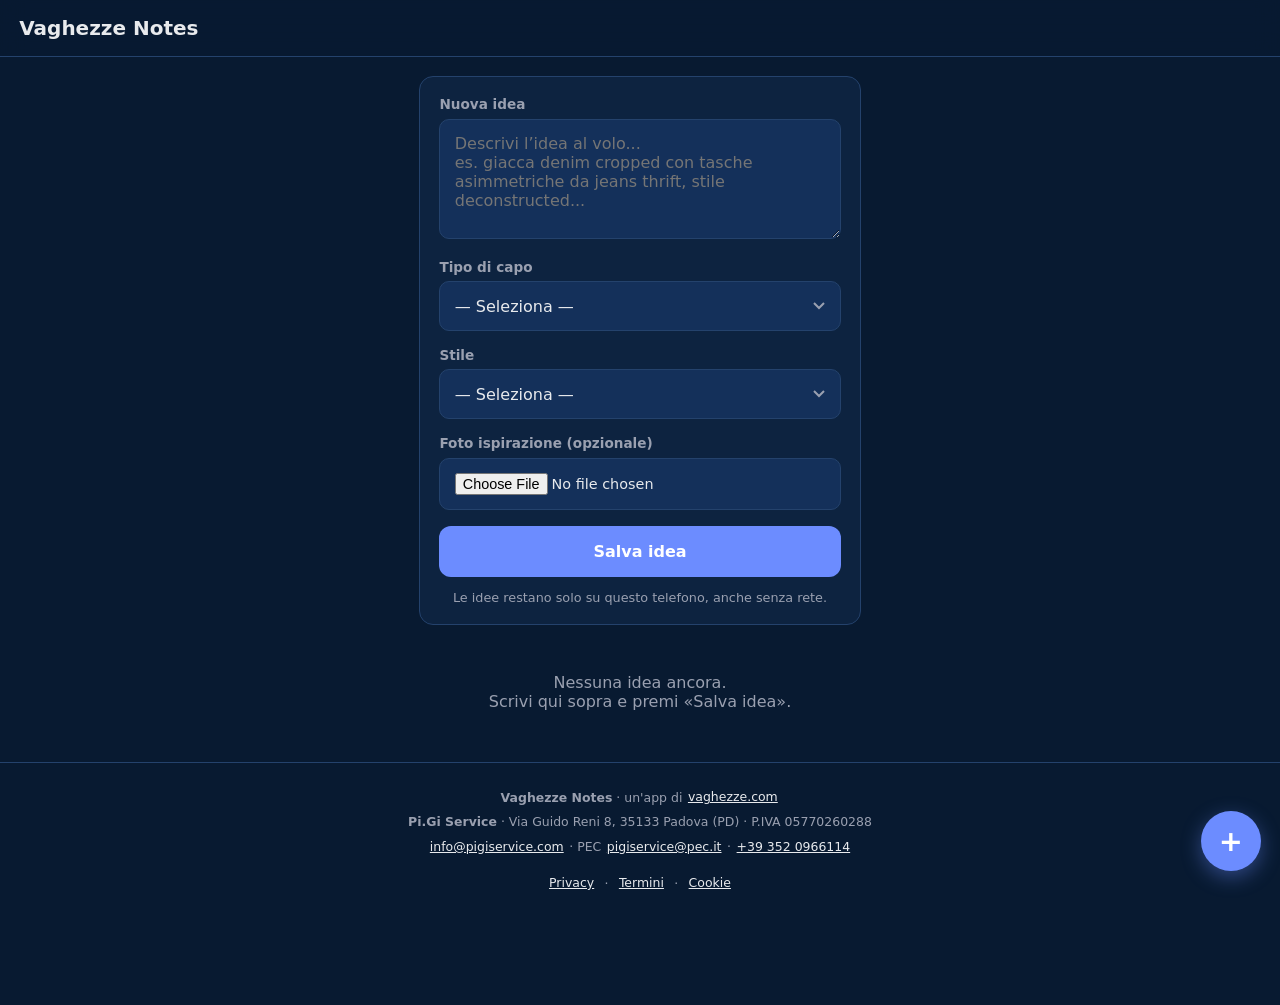
<file: index.html>
<!DOCTYPE html>
<html lang="it">
<head>
  <meta charset="UTF-8">
  <meta name="viewport" content="width=device-width, initial-scale=1.0, viewport-fit=cover">
  <title>Vaghezze Notes · Idee di abbigliamento reworked al volo</title>
  <meta name="description" content="Annota al volo le idee per capi reworked, con tipo di capo, stile e foto di ispirazione. Funziona anche senza rete.">
  <meta name="application-name" content="Vaghezze Notes">
  <meta name="apple-mobile-web-app-capable" content="yes">
  <meta name="mobile-web-app-capable" content="yes">
  <meta name="apple-mobile-web-app-title" content="Vaghezze Notes">
  <meta name="apple-mobile-web-app-status-bar-style" content="black-translucent">
  <link rel="canonical" href="https://notes.vaghezze.com/">
  <script type="application/ld+json">{"@context": "https://schema.org", "@graph": [{"@type": "WebApplication", "@id": "https://notes.vaghezze.com/#app", "name": "Vaghezze Notes", "url": "https://notes.vaghezze.com/", "applicationCategory": "DesignApplication", "operatingSystem": "Any", "inLanguage": "it-IT", "description": "Annota al volo le idee per capi reworked, con tipo di capo, stile e foto di ispirazione. Funziona anche senza rete.", "offers": {"@type": "Offer", "price": "0", "priceCurrency": "EUR"}, "publisher": {"@id": "https://notes.vaghezze.com/#org"}}, {"@type": "Organization", "@id": "https://notes.vaghezze.com/#org", "name": "Pi.Gi Service di Gheoca Paula", "email": "info@pigiservice.com", "telephone": "+39 352 0966114", "vatID": "IT05770260288", "address": {"@type": "PostalAddress", "streetAddress": "Via Guido Reni, 8", "postalCode": "35133", "addressLocality": "Padova", "addressRegion": "PD", "addressCountry": "IT"}}]}</script>
  <meta name="theme-color" content="#0B1F3A">
  <link rel="manifest" href="manifest.json?v=8">
  <link rel="icon" href="favicon.ico?v=8" sizes="16x16 32x32 48x48">
  <link rel="icon" type="image/png" sizes="16x16" href="favicon-v4-16.png?v=8">
  <link rel="icon" type="image/png" sizes="32x32" href="favicon-v4-32.png?v=8">
  <link rel="icon" type="image/png" sizes="48x48" href="favicon-v4-48.png?v=8">
  <link rel="apple-touch-icon" sizes="180x180" href="apple-touch-icon.png?v=8">
  <link rel="apple-touch-icon-precomposed" sizes="180x180" href="apple-touch-icon-precomposed.png?v=8">
  <link rel="stylesheet" href="styles.css">
  <link rel="stylesheet" href="install.css">
  <link rel="stylesheet" href="nav.css">
</head>
<body>
  <header>
    <div class="head-title">
      <h1>Vaghezze Notes</h1>
      <span id="count" class="count"></span>
    </div>
    <button type="button" id="installBtn" class="install-btn" hidden aria-label="Metti Vaghezze Notes nella schermata Home">⤓ Metti in home</button>
  </header>

  <main class="container">
    <div class="card tab-pane" id="formCard" data-tab="nuova">
      <label for="ideaText">Nuova idea</label>
      <textarea id="ideaText" placeholder="Descrivi l’idea al volo...&#10;es. giacca denim cropped con tasche asimmetriche da jeans thrift, stile deconstructed..."></textarea>

      <label for="itemType">Tipo di capo</label>
      <select id="itemType">
        <option value="">— Seleziona —</option>
        <option>Giacca denim</option>
        <option>Jeans / pantaloni</option>
        <option>Felpa / hoodie</option>
        <option>Camicia</option>
        <option>Abito</option>
        <option>Borsa / accessorio</option>
        <option>Altro</option>
      </select>

      <label for="style">Stile</label>
      <select id="style">
        <option value="">— Seleziona —</option>
        <option>Streetwear Deconstructed</option>
        <option>Patchwork Zero-Waste</option>
        <option>Minimalist Reworked</option>
        <option>Thrift Chic</option>
        <option>Y2K</option>
        <option>Utility</option>
      </select>

      <label for="photo">Foto ispirazione (opzionale)</label>
      <input type="file" id="photo" accept="image/*">

      <button id="saveBtn">Salva idea</button>
      <p class="hint">Le idee restano solo su questo telefono, anche senza rete.</p>
    </div>

    <section class="tab-pane" data-tab="idee" aria-label="Idee">
      <div id="ideasList"></div>
      <button type="button" id="exportBtn" class="secondary" hidden>Copia tutte le idee</button>
    </section>

    <section class="info-panel tab-pane" data-tab="info" aria-label="Info">
      <div class="card">
        <h2>Vaghezze Notes</h2>
        <p>Annoti al volo le idee per capi reworked: descrizione, tipo di capo, stile e una foto di ispirazione.</p>
        <ul class="info-list">
          <li>Le idee restano solo su questo telefono, anche senza rete.</li>
          <li>Con «Copia tutte le idee» le incolli in WhatsApp, email o note.</li>
          <li>Se cancelli i dati del browser le idee si perdono: copiale ogni tanto.</li>
        </ul>
        <button type="button" class="install-btn info-install" data-install hidden>⤓ Metti in home</button>
      </div>
    </section>
  </main>

  <footer class="pigi-footer">
    <p class="brand-line"><strong>Vaghezze Notes</strong> · un'app di <a href="https://vaghezze.com">vaghezze.com</a></p>
    <p><strong>Pi.Gi Service</strong> · Via Guido Reni 8, 35133 Padova (PD) · P.IVA 05770260288</p>
    <p><a href="mailto:info@pigiservice.com">info@pigiservice.com</a> · PEC <a href="mailto:pigiservice@pec.it">pigiservice@pec.it</a> · <a href="tel:+393520966114">+39 352 0966114</a></p>
    <p class="pigi-links"><a href="privacy.html">Privacy</a> · <a href="termini.html">Termini</a> · <a href="cookie.html">Cookie</a></p>
  </footer>

  <button class="fab" id="fab" aria-label="Nuova idea">+</button>

  <nav class="bottom-nav" id="bottomNav" data-max="899" aria-label="Sezioni">
    <button type="button" data-go="nuova" aria-current="page"><svg viewBox="0 0 24 24" aria-hidden="true"><circle cx="12" cy="12" r="9"/><path d="M12 8v8M8 12h8"/></svg><span>Nuova</span></button>
    <button type="button" data-go="idee"><svg viewBox="0 0 24 24" aria-hidden="true"><path d="M9 18h6M10 22h4"/><path d="M12 2a7 7 0 0 0-4 12.7c.6.5 1 1.2 1 2V17h6v-.3c0-.8.4-1.5 1-2A7 7 0 0 0 12 2Z"/></svg><span>Idee</span><b class="nav-badge" id="ideasBadge" hidden></b></button>
    <button type="button" data-go="info"><svg viewBox="0 0 24 24" aria-hidden="true"><circle cx="12" cy="12" r="9"/><path d="M12 16v-4M12 8h.01"/></svg><span>Info</span></button>
  </nav>

  <div class="install-sheet" id="installSheet" hidden role="dialog" aria-modal="true" aria-labelledby="installTitle">
    <div class="install-card">
      <h2 id="installTitle">Metti <span data-appname></span> in home</h2>
      <div data-ios>
        <ol>
          <li>In Safari tocca <strong>Condividi</strong> <span aria-hidden="true">(il quadrato con la freccia in su)</span>.</li>
          <li>Scegli <strong>«Aggiungi alla schermata Home»</strong>.</li>
          <li>Tocca <strong>Aggiungi</strong>.</li>
        </ol>
        <p class="install-note">Così <span data-appname></span> sta in home come le altre app e funziona anche senza rete.</p>
      </div>
      <div data-other hidden>
        <ol>
          <li>Apri il menu del browser <span aria-hidden="true">(⋮ in alto a destra)</span>.</li>
          <li>Scegli <strong>«Installa app»</strong> o <strong>«Aggiungi a schermata Home»</strong>.</li>
        </ol>
        <p class="install-note">Funziona meglio con Chrome, Edge o Samsung Internet.</p>
      </div>
      <button type="button" class="secondary" data-close>Ho capito</button>
    </div>
  </div>

  <script src="nav.js"></script>
  <script src="app.js"></script>
  <script src="install.js"></script>
  <script src="pull-to-refresh.js"></script>
  <script src="update-banner.js" data-files="/sw.js,/index.html,/app.js,/styles.css,/nav.js"></script>
</body>
</html>
</file>
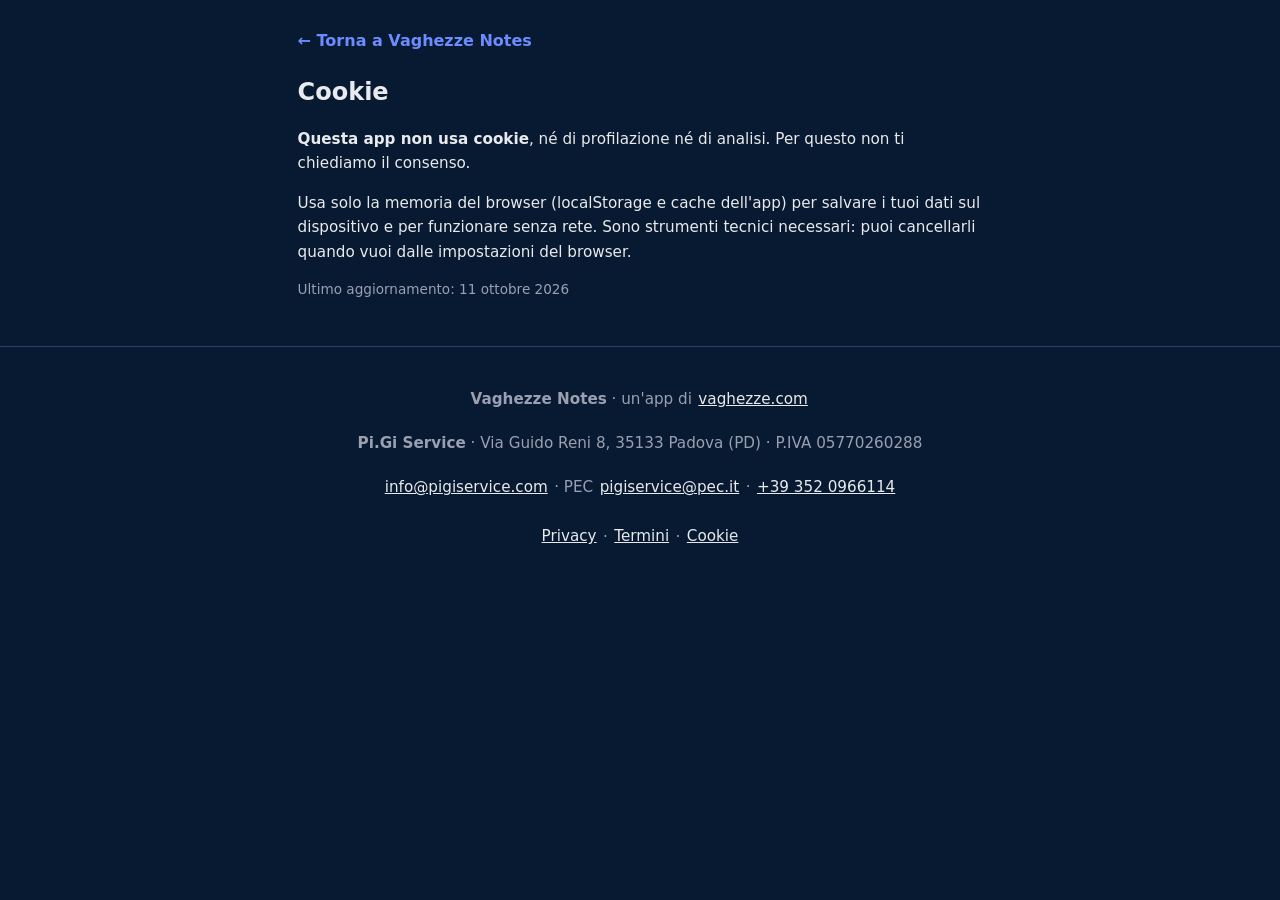
<file: cookie.html>
<!DOCTYPE html><html lang="it"><head><meta charset="UTF-8"><meta name="viewport" content="width=device-width, initial-scale=1.0, viewport-fit=cover">
<title>Cookie · Vaghezze Notes</title><meta name="theme-color" content="#0B1F3A"><link rel="icon" href="favicon.ico?v=4" sizes="16x16 32x32 48x48"><link rel="icon" type="image/png" sizes="16x16" href="favicon-v4-16.png?v=4"><link rel="icon" type="image/png" sizes="32x32" href="favicon-v4-32.png?v=4"><link rel="icon" type="image/png" sizes="48x48" href="favicon-v4-48.png?v=4"><link rel="apple-touch-icon" href="apple-touch-icon-v4.png?v=4"><link rel="manifest" href="manifest.json?v=4"><link rel="stylesheet" href="legal.css"></head>
<body><main><a class="back" href="./">← Torna a Vaghezze Notes</a><h1>Cookie</h1><p><strong>Questa app non usa cookie</strong>, né di profilazione né di analisi. Per questo non ti chiediamo il consenso.</p>
<p>Usa solo la memoria del browser (localStorage e cache dell'app) per salvare i tuoi dati sul dispositivo e per funzionare senza rete. Sono strumenti tecnici necessari: puoi cancellarli quando vuoi dalle impostazioni del browser.</p><p class="muted">Ultimo aggiornamento: 11 ottobre 2026</p></main><footer><p class="brand-line"><strong>Vaghezze Notes</strong> · un'app di <a href="https://vaghezze.com">vaghezze.com</a></p>
    <p><strong>Pi.Gi Service</strong> · Via Guido Reni 8, 35133 Padova (PD) · P.IVA 05770260288</p>
<p><a href="mailto:info@pigiservice.com">info@pigiservice.com</a> · PEC <a href="mailto:pigiservice@pec.it">pigiservice@pec.it</a> · <a href="tel:+393520966114">+39 352 0966114</a></p>
<p><a href="privacy.html">Privacy</a> · <a href="termini.html">Termini</a> · <a href="cookie.html">Cookie</a></p></footer><script src="pull-to-refresh.js"></script><script src="update-banner.js" data-files="/sw.js,/index.html,/app.js,/styles.css,/nav.js"></script></body></html>
</file>
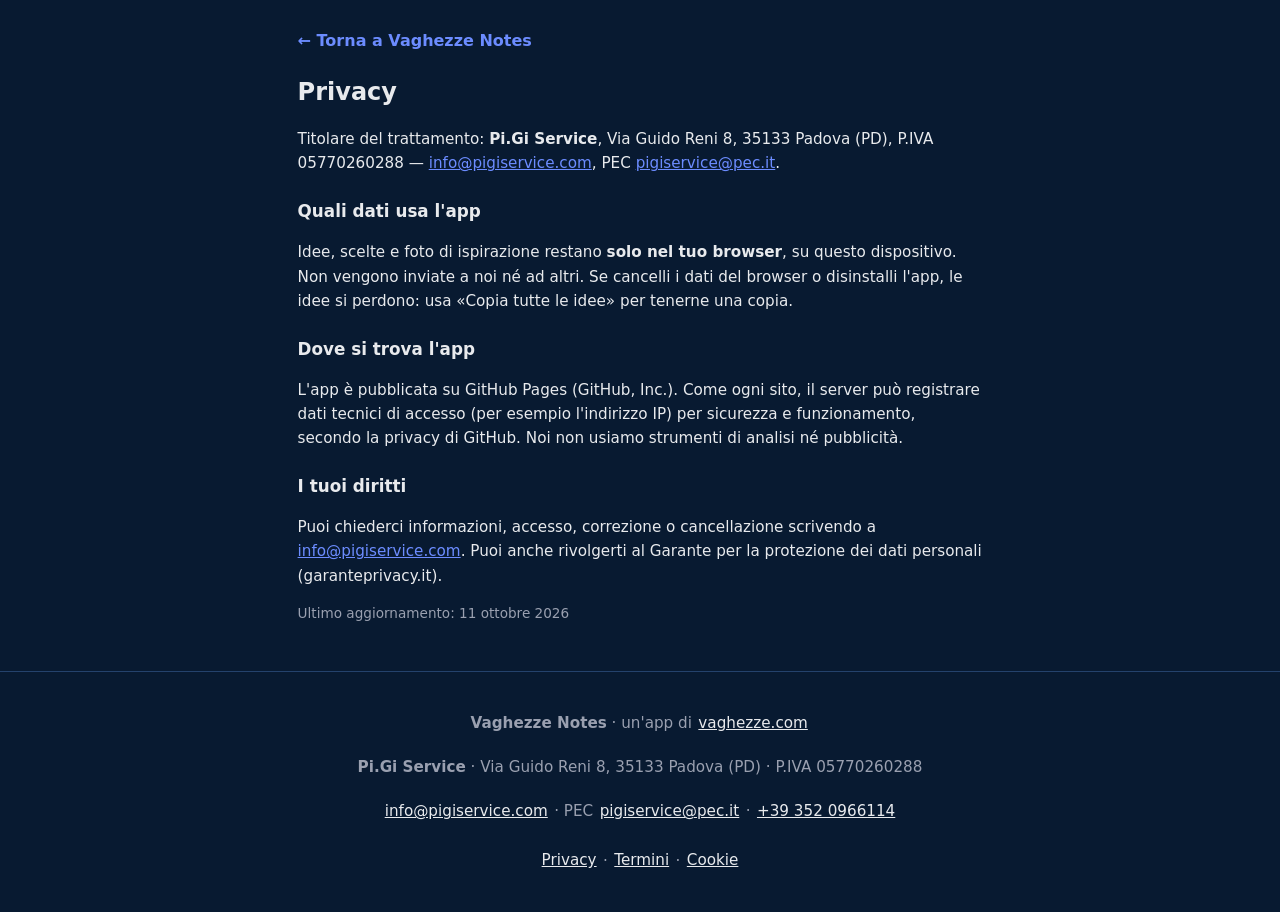
<file: privacy.html>
<!DOCTYPE html><html lang="it"><head><meta charset="UTF-8"><meta name="viewport" content="width=device-width, initial-scale=1.0, viewport-fit=cover">
<title>Privacy · Vaghezze Notes</title><meta name="theme-color" content="#0B1F3A"><link rel="icon" href="favicon.ico?v=4" sizes="16x16 32x32 48x48"><link rel="icon" type="image/png" sizes="16x16" href="favicon-v4-16.png?v=4"><link rel="icon" type="image/png" sizes="32x32" href="favicon-v4-32.png?v=4"><link rel="icon" type="image/png" sizes="48x48" href="favicon-v4-48.png?v=4"><link rel="apple-touch-icon" href="apple-touch-icon-v4.png?v=4"><link rel="manifest" href="manifest.json?v=4"><link rel="stylesheet" href="legal.css"></head>
<body><main><a class="back" href="./">← Torna a Vaghezze Notes</a><h1>Privacy</h1><p>Titolare del trattamento: <strong>Pi.Gi Service</strong>, Via Guido Reni 8, 35133 Padova (PD), P.IVA 05770260288 — <a href="mailto:info@pigiservice.com">info@pigiservice.com</a>, PEC <a href="mailto:pigiservice@pec.it">pigiservice@pec.it</a>.</p>
<h2>Quali dati usa l'app</h2><p>Idee, scelte e foto di ispirazione restano <strong>solo nel tuo browser</strong>, su questo dispositivo. Non vengono inviate a noi né ad altri. Se cancelli i dati del browser o disinstalli l'app, le idee si perdono: usa «Copia tutte le idee» per tenerne una copia.</p>
<h2>Dove si trova l'app</h2><p>L'app è pubblicata su GitHub Pages (GitHub, Inc.). Come ogni sito, il server può registrare dati tecnici di accesso (per esempio l'indirizzo IP) per sicurezza e funzionamento, secondo la privacy di GitHub. Noi non usiamo strumenti di analisi né pubblicità.</p>
<h2>I tuoi diritti</h2><p>Puoi chiederci informazioni, accesso, correzione o cancellazione scrivendo a <a href="mailto:info@pigiservice.com">info@pigiservice.com</a>. Puoi anche rivolgerti al Garante per la protezione dei dati personali (garanteprivacy.it).</p><p class="muted">Ultimo aggiornamento: 11 ottobre 2026</p></main><footer><p class="brand-line"><strong>Vaghezze Notes</strong> · un'app di <a href="https://vaghezze.com">vaghezze.com</a></p>
    <p><strong>Pi.Gi Service</strong> · Via Guido Reni 8, 35133 Padova (PD) · P.IVA 05770260288</p>
<p><a href="mailto:info@pigiservice.com">info@pigiservice.com</a> · PEC <a href="mailto:pigiservice@pec.it">pigiservice@pec.it</a> · <a href="tel:+393520966114">+39 352 0966114</a></p>
<p><a href="privacy.html">Privacy</a> · <a href="termini.html">Termini</a> · <a href="cookie.html">Cookie</a></p></footer><script src="pull-to-refresh.js"></script><script src="update-banner.js" data-files="/sw.js,/index.html,/app.js,/styles.css,/nav.js"></script></body></html>
</file>
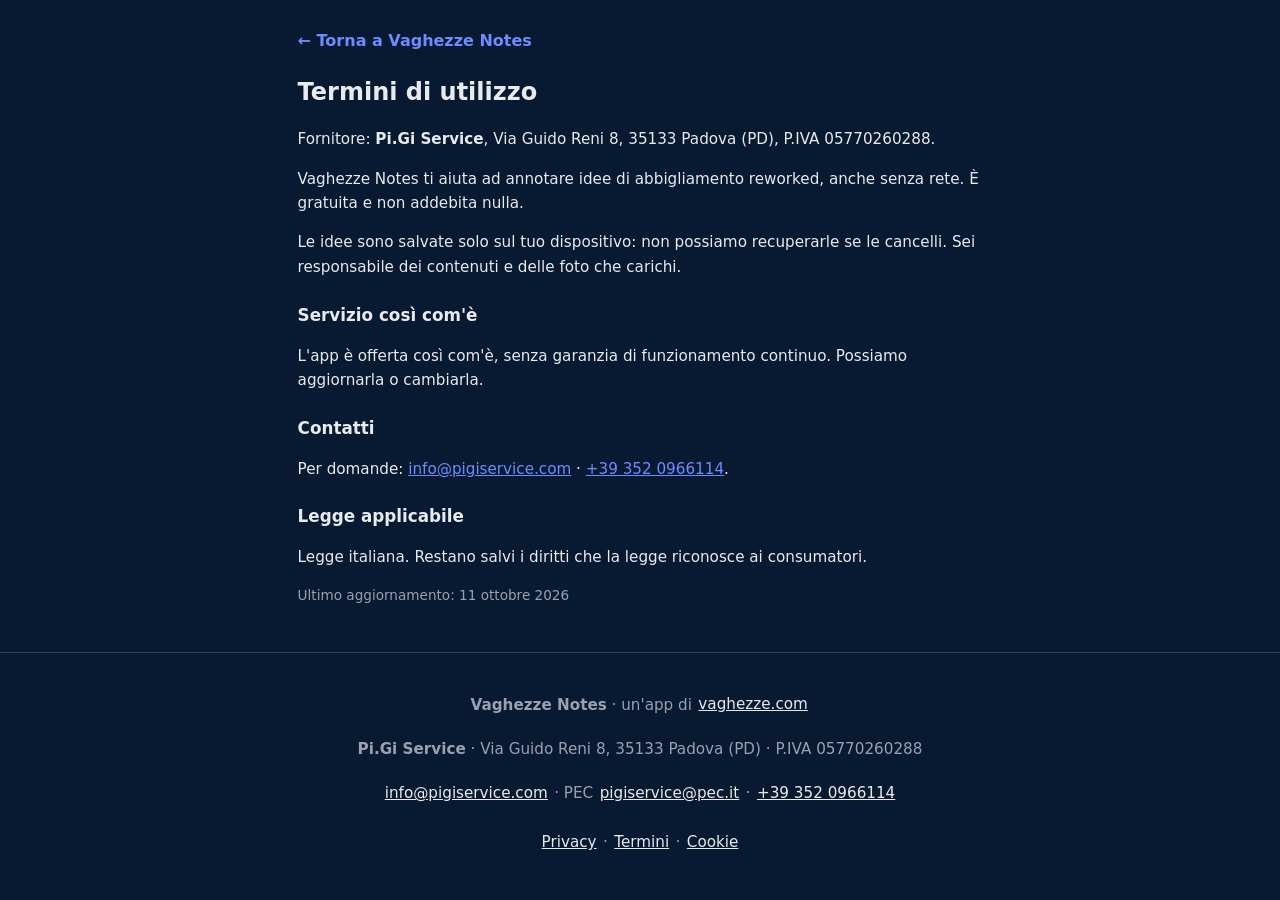
<file: termini.html>
<!DOCTYPE html><html lang="it"><head><meta charset="UTF-8"><meta name="viewport" content="width=device-width, initial-scale=1.0, viewport-fit=cover">
<title>Termini di utilizzo · Vaghezze Notes</title><meta name="theme-color" content="#0B1F3A"><link rel="icon" href="favicon.ico?v=4" sizes="16x16 32x32 48x48"><link rel="icon" type="image/png" sizes="16x16" href="favicon-v4-16.png?v=4"><link rel="icon" type="image/png" sizes="32x32" href="favicon-v4-32.png?v=4"><link rel="icon" type="image/png" sizes="48x48" href="favicon-v4-48.png?v=4"><link rel="apple-touch-icon" href="apple-touch-icon-v4.png?v=4"><link rel="manifest" href="manifest.json?v=4"><link rel="stylesheet" href="legal.css"></head>
<body><main><a class="back" href="./">← Torna a Vaghezze Notes</a><h1>Termini di utilizzo</h1><p>Fornitore: <strong>Pi.Gi Service</strong>, Via Guido Reni 8, 35133 Padova (PD), P.IVA 05770260288.</p><p>Vaghezze Notes ti aiuta ad annotare idee di abbigliamento reworked, anche senza rete. È gratuita e non addebita nulla.</p>
<p>Le idee sono salvate solo sul tuo dispositivo: non possiamo recuperarle se le cancelli. Sei responsabile dei contenuti e delle foto che carichi.</p>
<h2>Servizio così com'è</h2><p>L'app è offerta così com'è, senza garanzia di funzionamento continuo. Possiamo aggiornarla o cambiarla.</p>
<h2>Contatti</h2><p>Per domande: <a href="mailto:info@pigiservice.com">info@pigiservice.com</a> · <a href="tel:+393520966114">+39 352 0966114</a>.</p>
<h2>Legge applicabile</h2><p>Legge italiana. Restano salvi i diritti che la legge riconosce ai consumatori.</p><p class="muted">Ultimo aggiornamento: 11 ottobre 2026</p></main><footer><p class="brand-line"><strong>Vaghezze Notes</strong> · un'app di <a href="https://vaghezze.com">vaghezze.com</a></p>
    <p><strong>Pi.Gi Service</strong> · Via Guido Reni 8, 35133 Padova (PD) · P.IVA 05770260288</p>
<p><a href="mailto:info@pigiservice.com">info@pigiservice.com</a> · PEC <a href="mailto:pigiservice@pec.it">pigiservice@pec.it</a> · <a href="tel:+393520966114">+39 352 0966114</a></p>
<p><a href="privacy.html">Privacy</a> · <a href="termini.html">Termini</a> · <a href="cookie.html">Cookie</a></p></footer><script src="pull-to-refresh.js"></script><script src="update-banner.js" data-files="/sw.js,/index.html,/app.js,/styles.css,/nav.js"></script></body></html>
</file>
<file: styles.css>
:root {
  --bg: #081a31;
  --surface: #0d2340;
  --surface-2: #14305a;
  --border: #24426c;
  --text: #e8eaed;
  --muted: #9aa0b0;
  --accent: #6c8cff;
  --radius: 14px;
}

* { box-sizing: border-box; margin: 0; padding: 0; }

body {
  font-family: system-ui, -apple-system, BlinkMacSystemFont, 'Segoe UI', sans-serif;
  background: var(--bg);
  color: var(--text);
  min-height: 100vh;
  padding-bottom: 80px;
}

header {
  position: sticky;
  top: 0;
  background: rgba(8,26,49,0.92);
  backdrop-filter: blur(12px);
  padding: 1rem 1.2rem;
  border-bottom: 1px solid var(--border);
  z-index: 10;
  display: flex;
  justify-content: space-between;
  align-items: center;
}

header h1 { font-size: 1.25rem; font-weight: 700; }
header { gap: .6rem; padding-top: calc(1rem + env(safe-area-inset-top)); }
.head-title { display: flex; align-items: baseline; gap: .6rem; flex-wrap: wrap; min-width: 0; }
.count { font-size: .85rem; color: var(--muted); }
.hint { font-size: .8rem; color: var(--muted); text-align: center; margin-top: .2rem; }
.idea img { display: block; max-width: 100%; border-radius: 8px; margin-top: .6rem; }
.idea .secondary { margin-top: .6rem; padding: .6rem; font-size: .85rem; min-height: 44px; }
.toast { position: fixed; left: 50%; bottom: calc(5.5rem + env(safe-area-inset-bottom)); transform: translateX(-50%); background: var(--surface-2); border: 1px solid var(--border); color: var(--text); padding: .7rem 1rem; border-radius: 10px; font-size: .9rem; z-index: 30; max-width: calc(100vw - 2rem); }
html { -webkit-text-size-adjust: 100%; }
body { overflow-x: hidden; }
@media (max-width: 359px) { .container { padding: .9rem; } .install-btn { padding: .5rem .7rem; font-size: .8rem; } }

.container { padding: 1.2rem; max-width: 480px; margin: 0 auto; }

.card {
  background: var(--surface);
  border-radius: var(--radius);
  padding: 1.2rem;
  margin-bottom: 1rem;
  border: 1px solid var(--border);
}

label { display: block; font-size: 0.85rem; font-weight: 600; margin-bottom: 0.4rem; color: var(--muted); }

input, select, textarea {
  width: 100%;
  background: var(--surface-2);
  border: 1px solid var(--border);
  color: var(--text);
  padding: 0.9rem;
  border-radius: 10px;
  font-size: 1rem;
  margin-bottom: 1rem;
}

textarea { min-height: 120px; resize: vertical; }

button {
  width: 100%;
  background: var(--accent);
  color: white;
  border: none;
  padding: 1rem;
  border-radius: 12px;
  font-size: 1rem;
  font-weight: 600;
  cursor: pointer;
  margin-bottom: 0.6rem;
}

button.secondary { background: var(--surface-2); border: 1px solid var(--border); }

.idea {
  background: var(--surface);
  border-radius: 12px;
  padding: 1rem;
  margin-bottom: 0.8rem;
  border: 1px solid var(--border);
}

.idea-meta { font-size: 0.75rem; color: var(--muted); margin-bottom: 0.4rem; }
.idea-text { font-size: 0.95rem; line-height: 1.45; white-space: pre-wrap; }

.fab {
  position: fixed;
  bottom: calc(1.2rem + env(safe-area-inset-bottom));
  right: 1.2rem;
  width: 60px;
  height: 60px;
  border-radius: 50%;
  background: var(--accent);
  color: white;
  border: none;
  font-size: 1.8rem;
  box-shadow: 0 6px 20px rgba(108,140,255,0.4);
  display: flex;
  align-items: center;
  justify-content: center;
  z-index: 20;
}

.empty { text-align: center; color: var(--muted); padding: 2rem 0; }

/* Select leggibili anche su iPhone (Safari disegna i select chiari) e font coerente */
input, select, textarea, button { font-family: inherit; }
select {
  -webkit-appearance: none; appearance: none;
  background-color: var(--surface-2);
  background-image: url("data:image/svg+xml,%3Csvg xmlns='http://www.w3.org/2000/svg' width='12' height='8' viewBox='0 0 12 8'%3E%3Cpath d='M1 1l5 5 5-5' fill='none' stroke='%239aa0b0' stroke-width='2'/%3E%3C/svg%3E");
  background-repeat: no-repeat; background-position: right .9rem center; padding-right: 2.4rem;
  color: var(--text);
}
select option { background: #14305a; color: #e8eaed; }
input[type=file] { font-size: .9rem; }

/* Sezioni a schede sul telefono (barra in basso). Da 900px tutto visibile come prima. */
.info-panel { display: none; }
.only-mobile { display: none; }
.info-panel h2 { font-size: 1.1rem; margin-bottom: .5rem; }
.info-panel p { font-size: .95rem; line-height: 1.55; margin-bottom: .8rem; }
.info-list { font-size: .9rem; line-height: 1.55; color: var(--muted); padding-left: 1.1rem; margin-bottom: 1rem; }
.info-list li { margin-bottom: .3rem; }
@media (max-width: 899px) {
  .info-panel { display: block; }
  .only-mobile { display: inline-flex; }
  .only-wide { display: none; }
  .fab { display: none; }
  body:not([data-tab="nuova"]) [data-tab="nuova"],
  body:not([data-tab="idee"]) [data-tab="idee"],
  body:not([data-tab="info"]) [data-tab="info"] { display: none !important; }
  .empty-link { align-items: center; min-height: 44px; margin-top: .8rem; padding: 0 1.1rem; border-radius: 999px; background: var(--accent); color: #fff; font-weight: 600; text-decoration: none; }
  .pigi-footer { border-top: 0; }
  .toast { bottom: calc(88px + env(safe-area-inset-bottom)); }
}
</file>
<file: install.css>
/* Metti in home + footer Pi.Gi */
.install-btn{width:auto;display:inline-flex;align-items:center;gap:.35rem;background:transparent;border:1px solid var(--border);color:var(--text);font-size:.85rem;font-weight:600;padding:.55rem .85rem;min-height:44px;border-radius:999px;margin:0;cursor:pointer}
.install-btn:hover{background:var(--surface-2)}
.install-btn[hidden],.install-sheet[hidden],[data-ios][hidden],[data-other][hidden]{display:none!important}
.install-sheet{position:fixed;inset:0;background:rgba(0,0,0,.6);display:flex;align-items:flex-end;justify-content:center;z-index:100;padding:1rem;padding-bottom:max(1rem,env(safe-area-inset-bottom))}
.install-card{background:var(--surface);border:1px solid var(--border);border-radius:16px;max-width:420px;width:100%;padding:1.2rem 1.2rem .6rem;color:var(--text)}
.install-card h2{font-size:1.1rem;margin-bottom:.8rem}
.install-card ol{padding-left:1.3rem;line-height:1.55;font-size:.95rem}
.install-card li{margin-bottom:.4rem}
.install-note{font-size:.85rem;color:var(--text-muted,var(--muted));margin:.6rem 0 1rem}
.pigi-footer{padding:1.2rem 1rem calc(1.2rem + env(safe-area-inset-bottom));text-align:center;font-size:.78rem;line-height:1.6;color:var(--text-muted,var(--muted));border-top:1px solid var(--border);background:var(--bg);overflow-wrap:anywhere}
.pigi-footer a{color:var(--text);text-decoration:underline;display:inline-block;padding:.3rem .1rem}
.pigi-links a{padding:.6rem .4rem;min-height:44px;line-height:2}
</file>
<file: nav.css>
/* Barra di navigazione in basso — solo telefono */
.bottom-nav { display: none; }
@media (max-width: 899px) {
  body { padding-bottom: calc(76px + env(safe-area-inset-bottom)); }
  .bottom-nav {
    display: grid; grid-auto-flow: column; grid-auto-columns: 1fr;
    position: fixed; left: 0; right: 0; bottom: 0; z-index: 50;
    background: rgba(13, 35, 64, .97);
    -webkit-backdrop-filter: blur(12px); backdrop-filter: blur(12px);
    border-top: 1px solid var(--border);
    padding: 6px max(6px, env(safe-area-inset-left)) calc(6px + env(safe-area-inset-bottom)) max(6px, env(safe-area-inset-right));
  }
  .bottom-nav button {
    position: relative; width: auto; margin: 0; min-height: 56px; padding: 6px 2px 4px;
    display: flex; flex-direction: column; align-items: center; justify-content: center; gap: 3px;
    background: transparent; border: 0; border-radius: 12px; color: var(--text-muted, var(--muted));
    font-size: .72rem; font-weight: 600; letter-spacing: .01em; line-height: 1.1;
    -webkit-tap-highlight-color: transparent;
  }
  .bottom-nav button:hover { background: transparent; }
  .bottom-nav svg { width: 24px; height: 24px; fill: none; stroke: currentColor; stroke-width: 2; stroke-linecap: round; stroke-linejoin: round; }
  .bottom-nav button[aria-current="page"] { color: #fff; background: rgba(108, 140, 255, .18); }
  .bottom-nav button[aria-current="page"] svg { stroke: var(--accent); }
  .bottom-nav button:focus-visible { outline: 2px solid var(--accent); outline-offset: -2px; }
  .nav-badge { position: absolute; top: 4px; left: calc(50% + 6px); min-width: 18px; height: 18px; padding: 0 5px; border-radius: 9px; background: var(--accent); color: #fff; font-size: .65rem; font-weight: 700; line-height: 18px; text-align: center; }
  .nav-badge[hidden] { display: none; }
  body[data-tab="info"] #installBtn { display: none !important; } /* in Info c'è già il pulsante grande */
}
</file>
<file: legal.css>
:root{--bg:#081a31;--surface:#0d2340;--border:#24426c;--text:#e8eaed;--muted:#9aa0b0;--accent:#6c8cff}
*{box-sizing:border-box}body{margin:0;font-family:system-ui,-apple-system,'Segoe UI',Roboto,sans-serif;background:var(--bg);color:var(--text);line-height:1.6;overflow-x:hidden;-webkit-text-size-adjust:100%}
main{max-width:720px;margin:0 auto;padding:calc(1.2rem + env(safe-area-inset-top)) 1.1rem 2rem}
a{color:var(--accent)}h1{font-size:1.5rem;margin:.6rem 0 1rem}h2{font-size:1.05rem;margin:1.4rem 0 .4rem}p,li{font-size:.95rem;overflow-wrap:anywhere}
.back{display:inline-flex;align-items:center;min-height:44px;font-weight:600;text-decoration:none}
.muted{color:var(--muted);font-size:.85rem}
footer{border-top:1px solid var(--border);padding:1.2rem 1rem calc(1.2rem + env(safe-area-inset-bottom));text-align:center;font-size:.78rem;color:var(--muted);overflow-wrap:anywhere}
footer a{color:var(--text);display:inline-block;padding:.3rem .1rem}
</file>
